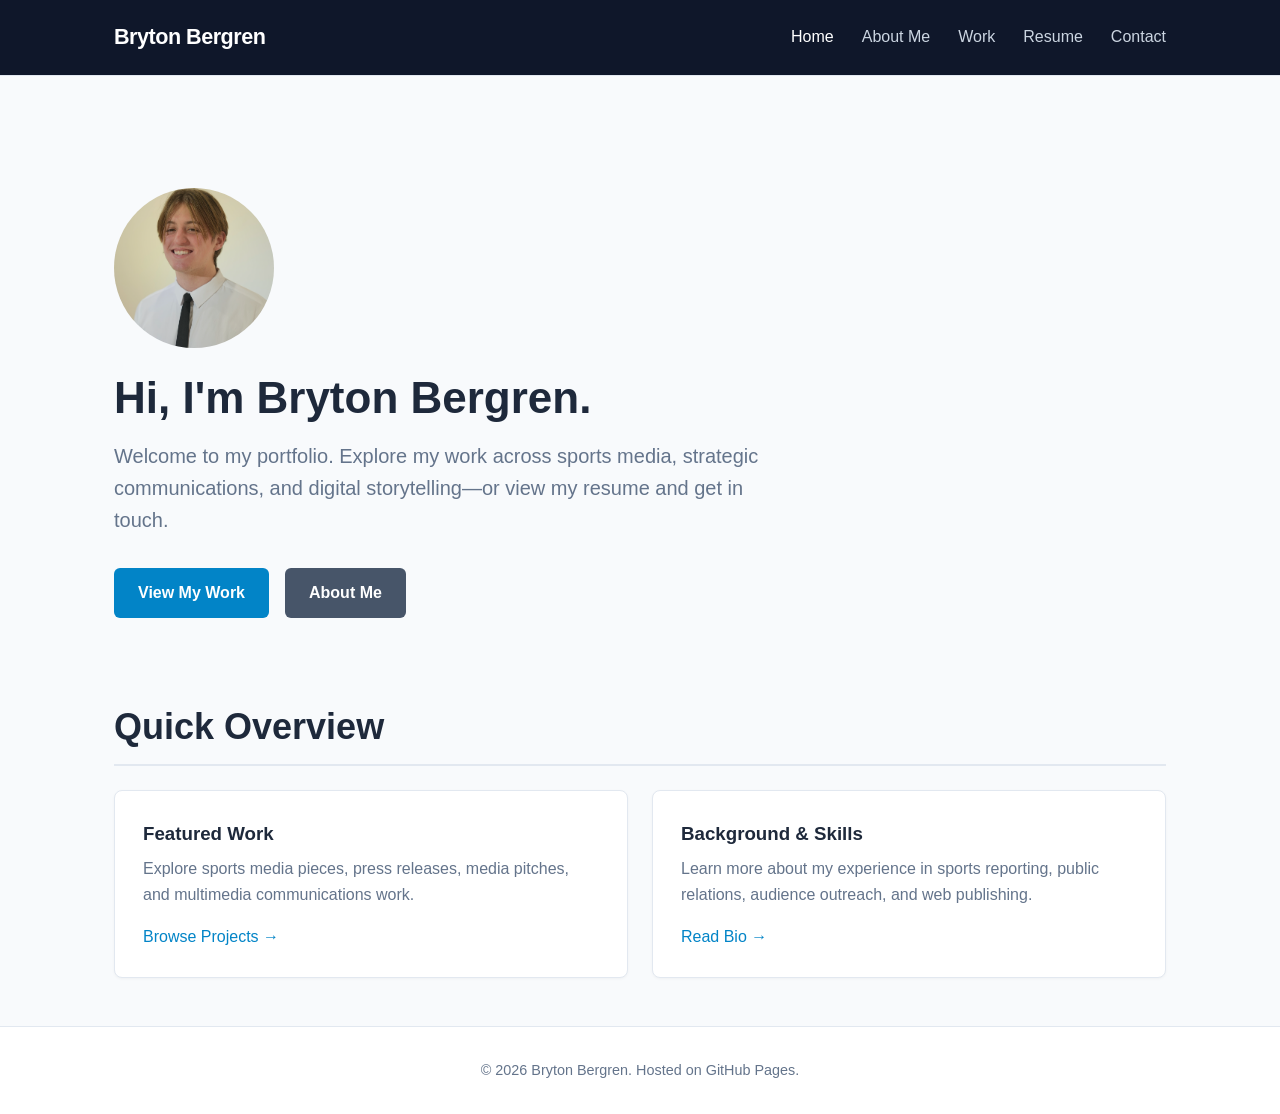
<file: index.html>
<!DOCTYPE html>
<html lang="en">
<head>
  <meta charset="UTF-8">
  <meta name="viewport" content="width=device-width, initial-scale=1.0">
  <title>Bryton Bergren | Portfolio</title>
  <link rel="stylesheet" href="style.css">
  <script src="nav.js" defer></script>
</head>
<body>

  <main>
    <section style="padding: 4rem 0 2rem;">
      <div style="margin-bottom: 1.5rem;">
        <img src="Snip20261123_73.png" alt="" width="160" height="160" style="border-radius: 50%; object-fit: cover; display: block;">
      </div>
      <h1 style="font-size: 2.75rem; margin-bottom: 1rem; line-height: 1.2;">Hi, I'm Bryton Bergren.</h1>
      <p style="font-size: 1.25rem; color: #64748b; max-width: 680px; margin-bottom: 2rem;">
        Welcome to my portfolio. Explore my work across sports media, strategic communications, and digital storytelling—or view my resume and get in touch.
      </p>
      <div style="display: flex; gap: 1rem; flex-wrap: wrap;">
        <a href="work.html" class="btn">View My Work</a>
        <a href="about.html" class="btn" style="background-color: #475569;">About Me</a>
      </div>
    </section>

    <section style="margin-top: 3rem;">
      <h2 class="page-title">Quick Overview</h2>
      <div class="grid-2">
        <div class="card">
          <h3>Featured Work</h3>
          <p style="margin: 0.5rem 0 1rem; color: #64748b;">Explore sports media pieces, press releases, media pitches, and multimedia communications work.</p>
          <a href="work.html">Browse Projects &rarr;</a>
        </div>
        <div class="card">
          <h3>Background & Skills</h3>
          <p style="margin: 0.5rem 0 1rem; color: #64748b;">Learn more about my experience in sports reporting, public relations, audience outreach, and web publishing.</p>
          <a href="about.html">Read Bio &rarr;</a>
        </div>
      </div>
    </section>
  </main>

  <footer>
    <p>&copy; 2026 Bryton Bergren. Hosted on GitHub Pages.</p>
  </footer>

</body>
</html>
</file>
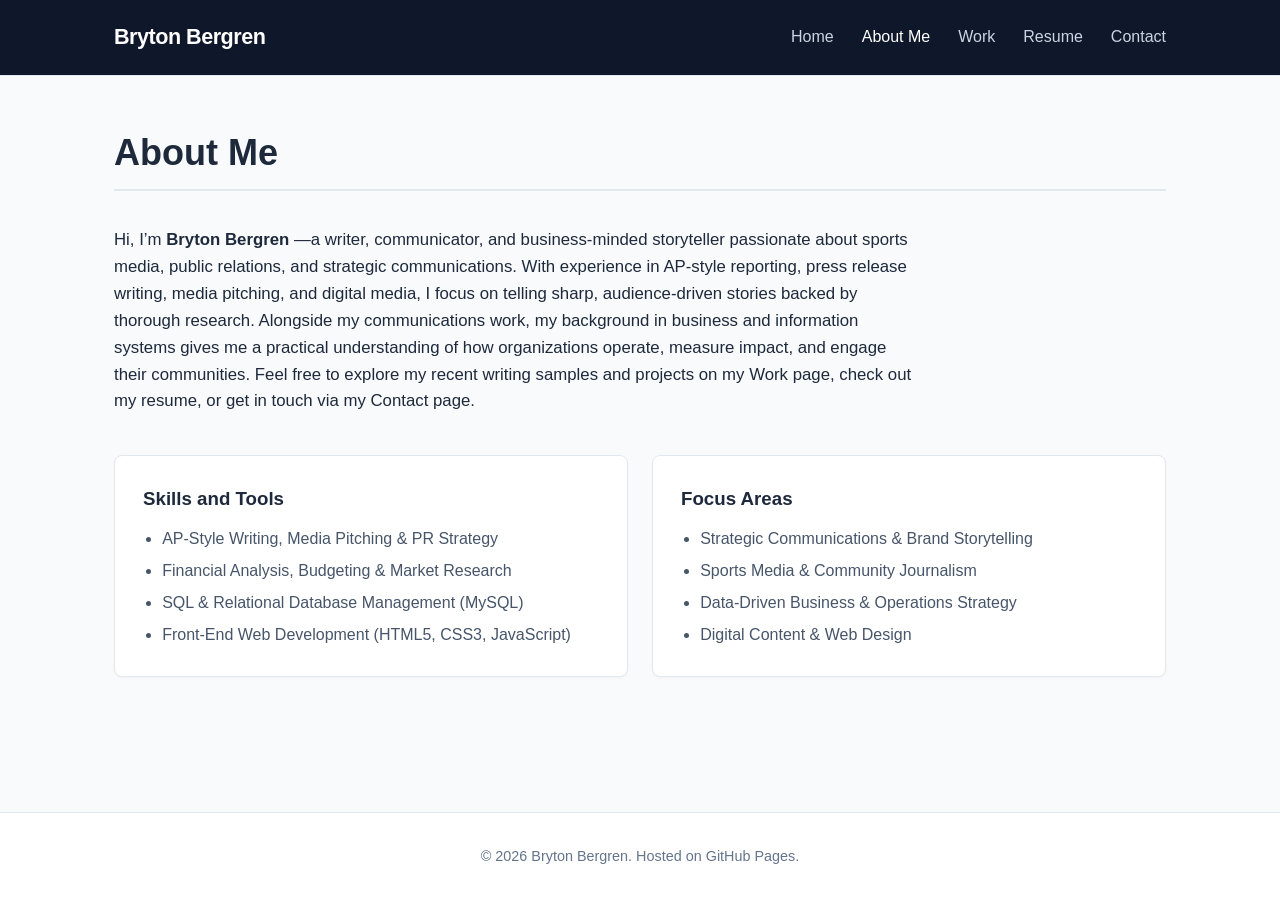
<file: about.html>
<!DOCTYPE html>
<html lang="en">
<head>
  <meta charset="UTF-8">
  <meta name="viewport" content="width=device-width, initial-scale=1.0">
  <title>About Me | Bryton Bergren</title>
  <link rel="stylesheet" href="style.css">
  <script src="nav.js" defer></script>
</head>
<body>

  <main>
    <h1 class="page-title">About Me</h1>
    
    <div style="max-width: 800px; display: flex; flex-direction: column; gap: 1.25rem; font-size: 1.05rem;">
      <p>
      </p>
      <p>
Hi, I’m <strong>Bryton Bergren</strong> —a writer, communicator, and business-minded storyteller passionate about sports media, public relations, and strategic communications.

With experience in AP-style reporting, press release writing, media pitching, and digital media, I focus on telling sharp, audience-driven stories backed by thorough research. Alongside my communications work, my background in business and information systems gives me a practical understanding of how organizations operate, measure impact, and engage their communities.

Feel free to explore my recent writing samples and projects on my Work page, check out my resume, or get in touch via my Contact page.
      </p>
    </div>

    <div class="grid-2" style="margin-top: 2.5rem;">
      <div class="card">
        <h3>Skills and Tools</h3>
        <ul style="margin-top: 0.75rem; padding-left: 1.2rem; color: #475569; display: flex; flex-direction: column; gap: 0.4rem;">
          <li>AP-Style Writing, Media Pitching & PR Strategy</li>
          <li>Financial Analysis, Budgeting & Market Research</li>
          <li>SQL & Relational Database Management (MySQL)</li>
          <li>Front-End Web Development (HTML5, CSS3, JavaScript)</li>
        </ul>
      </div>
      <div class="card">
        <h3>Focus Areas</h3>
        <ul style="margin-top: 0.75rem; padding-left: 1.2rem; color: #475569; display: flex; flex-direction: column; gap: 0.4rem;">
          <li>Strategic Communications & Brand Storytelling</li>
          <li>Sports Media & Community Journalism</li>
          <li>Data-Driven Business & Operations Strategy</li>
          <li>Digital Content & Web Design</li>
        </ul>
      </div>
    </div>
  </main>

  <footer>
    <p>&copy; 2026 Bryton Bergren. Hosted on GitHub Pages.</p>
  </footer>

</body>
</html>
</file>
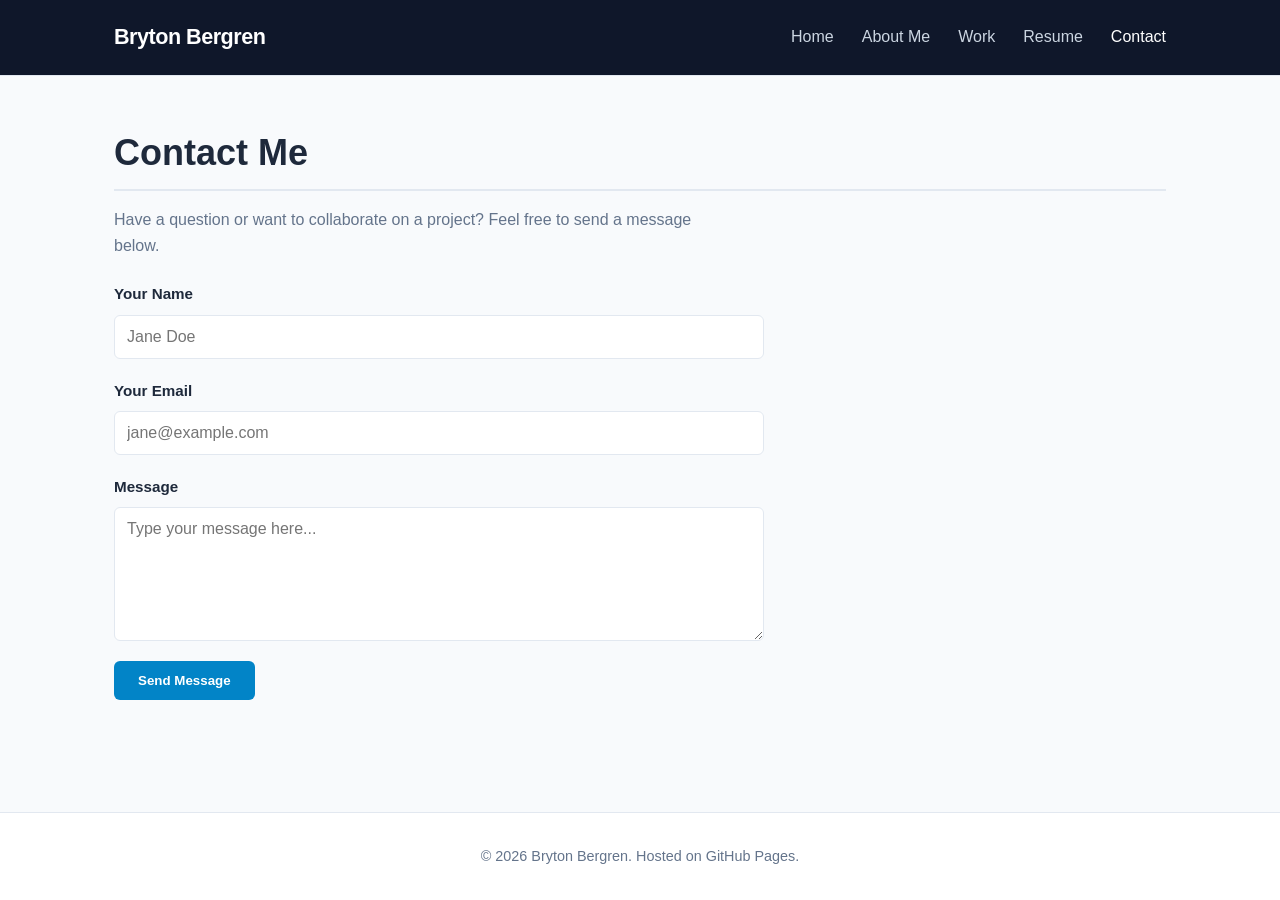
<file: contact.html>
<!DOCTYPE html>
<html lang="en">
<head>
  <meta charset="UTF-8">
  <meta name="viewport" content="width=device-width, initial-scale=1.0">
  <title>Contact | Bryton Bergren</title>
  <link rel="stylesheet" href="style.css">
  <script src="nav.js" defer></script>
</head>
<body>

  <main>
    <h1 class="page-title">Contact Me</h1>
    <p style="color: #64748b; max-width: 600px;">
      Have a question or want to collaborate on a project? Feel free to send a message below.
    </p>

    <form class="contact-form" action="https://formspree.io/f/your-form-id" method="POST">
      <div class="form-group">
        <label for="name">Your Name</label>
        <input type="text" id="name" name="name" required placeholder="Jane Doe">
      </div>
      <div class="form-group">
        <label for="email">Your Email</label>
        <input type="email" id="email" name="email" required placeholder="jane@example.com">
      </div>
      <div class="form-group">
        <label for="message">Message</label>
        <textarea id="message" name="message" rows="6" required placeholder="Type your message here..."></textarea>
      </div>
      <button type="submit" class="btn" style="border:none; cursor:pointer; align-self: flex-start;">Send Message</button>
    </form>
  </main>

  <footer>
    <p>&copy; 2026 Bryton Bergren. Hosted on GitHub Pages.</p>
  </footer>

</body>
</html>
</file>
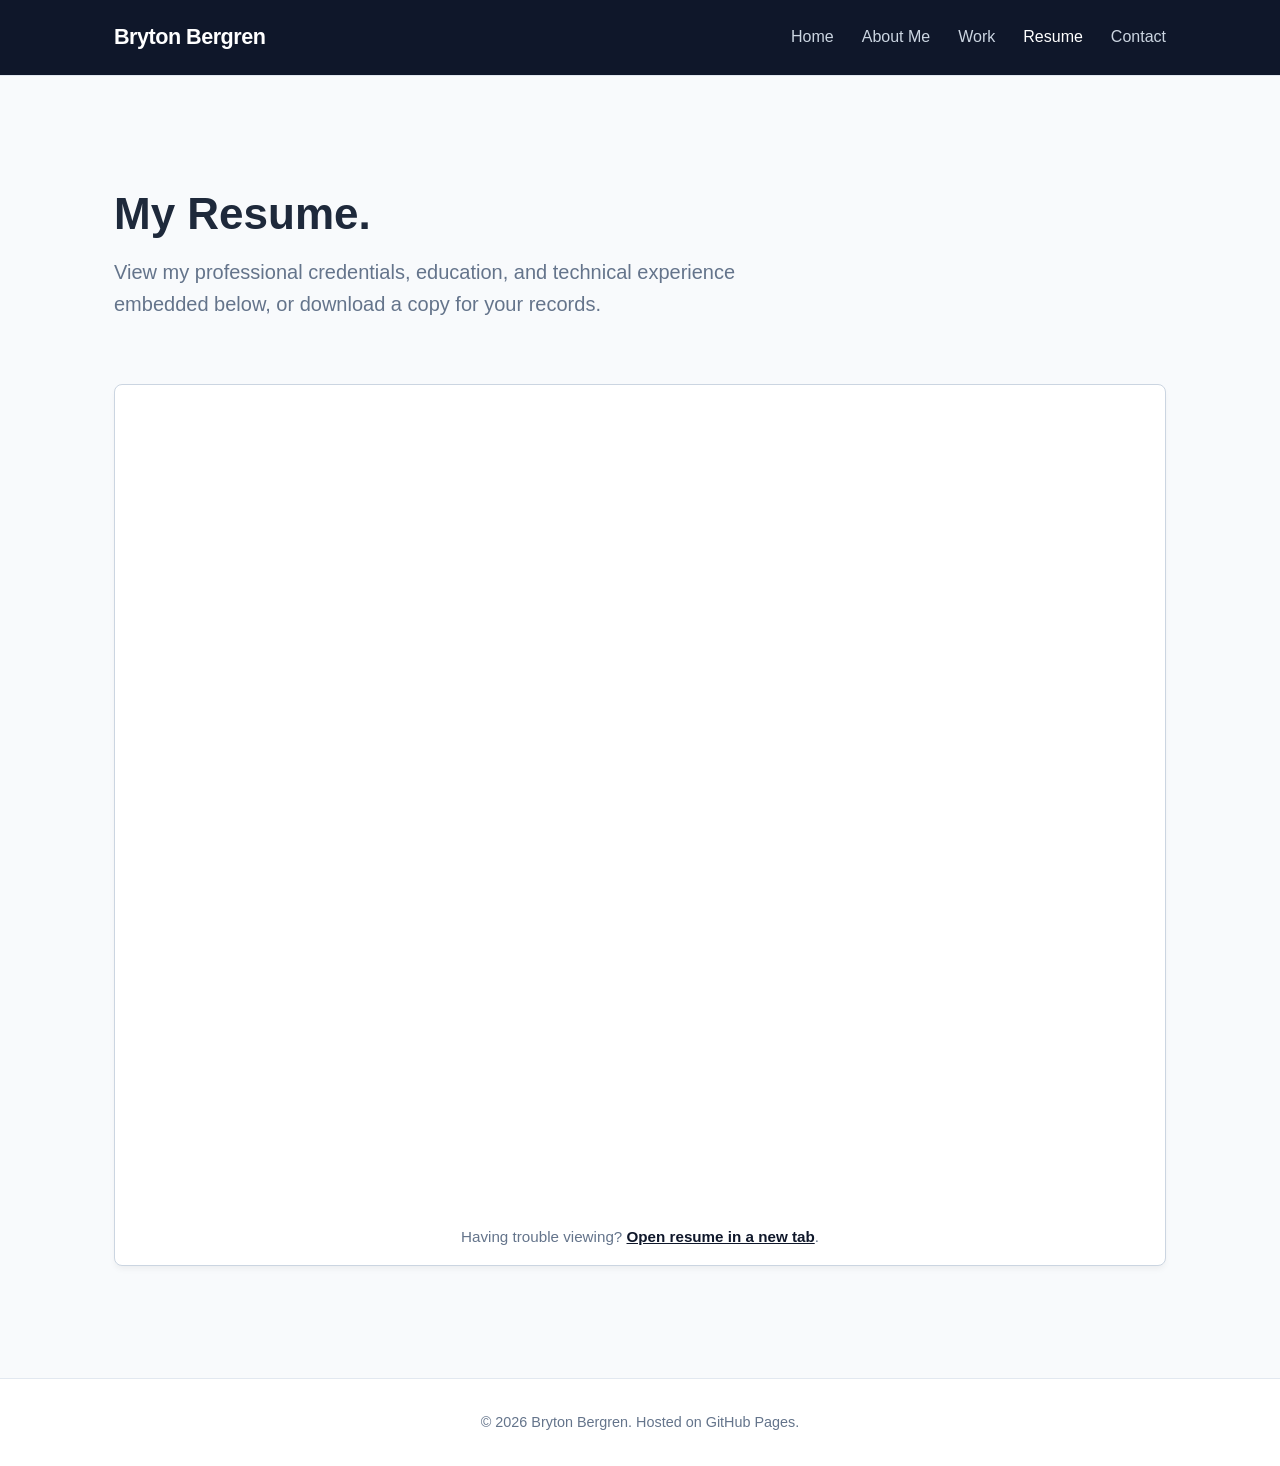
<file: resume.html>
<!DOCTYPE html>
<html lang="en">
<head>
  <meta charset="UTF-8">
  <meta name="viewport" content="width=device-width, initial-scale=1.0">
  <title>Resume | Bryton Bergren</title>
  <link rel="stylesheet" href="style.css">
  <script src="nav.js" defer></script>
</head>
<body>

  <main>
    <section style="padding: 4rem 0 2rem;">
      <h1 style="font-size: 2.75rem; margin-bottom: 1rem; line-height: 1.2;">My Resume.</h1>
      <p style="font-size: 1.25rem; color: #64748b; max-width: 680px; margin-bottom: 2rem;">
        View my professional credentials, education, and technical experience embedded below, or download a copy for your records.
      </p>
    </section>

    <!-- RESUME EMBED SECTION -->
    <section style="margin-bottom: 4rem;">
      <div style="background: #ffffff; border: 1px solid #cbd5e1; border-radius: 8px; padding: 1rem; box-shadow: 0 4px 6px -1px rgba(0, 0, 0, 0.05);">
        
        <!-- 
          INSTRUCTIONS: 
          Replace the src="..." link below with your actual hosted resume file path (e.g., "resume.pdf").
        -->
        <iframe 
          src="Resume 2-4-2025.pdf" 
          style="width: 100%; height: 800px; border: none; border-radius: 4px;" 
          title="Bryton Bergren Resume"
        ></iframe>

        <div style="margin-top: 1rem; text-align: center; font-size: 0.95rem; color: #64748b;">
          Having trouble viewing? <a href="Resume 2-4-2025.pdf" target="_blank" style="color: #0f172a; font-weight: bold; text-decoration: underline;">Open resume in a new tab</a>.
        </div>

      </div>
    </section>
  </main>

  <footer>
    <p>&copy; 2026 Bryton Bergren. Hosted on GitHub Pages.</p>
  </footer>

</body>
</html>
</file>
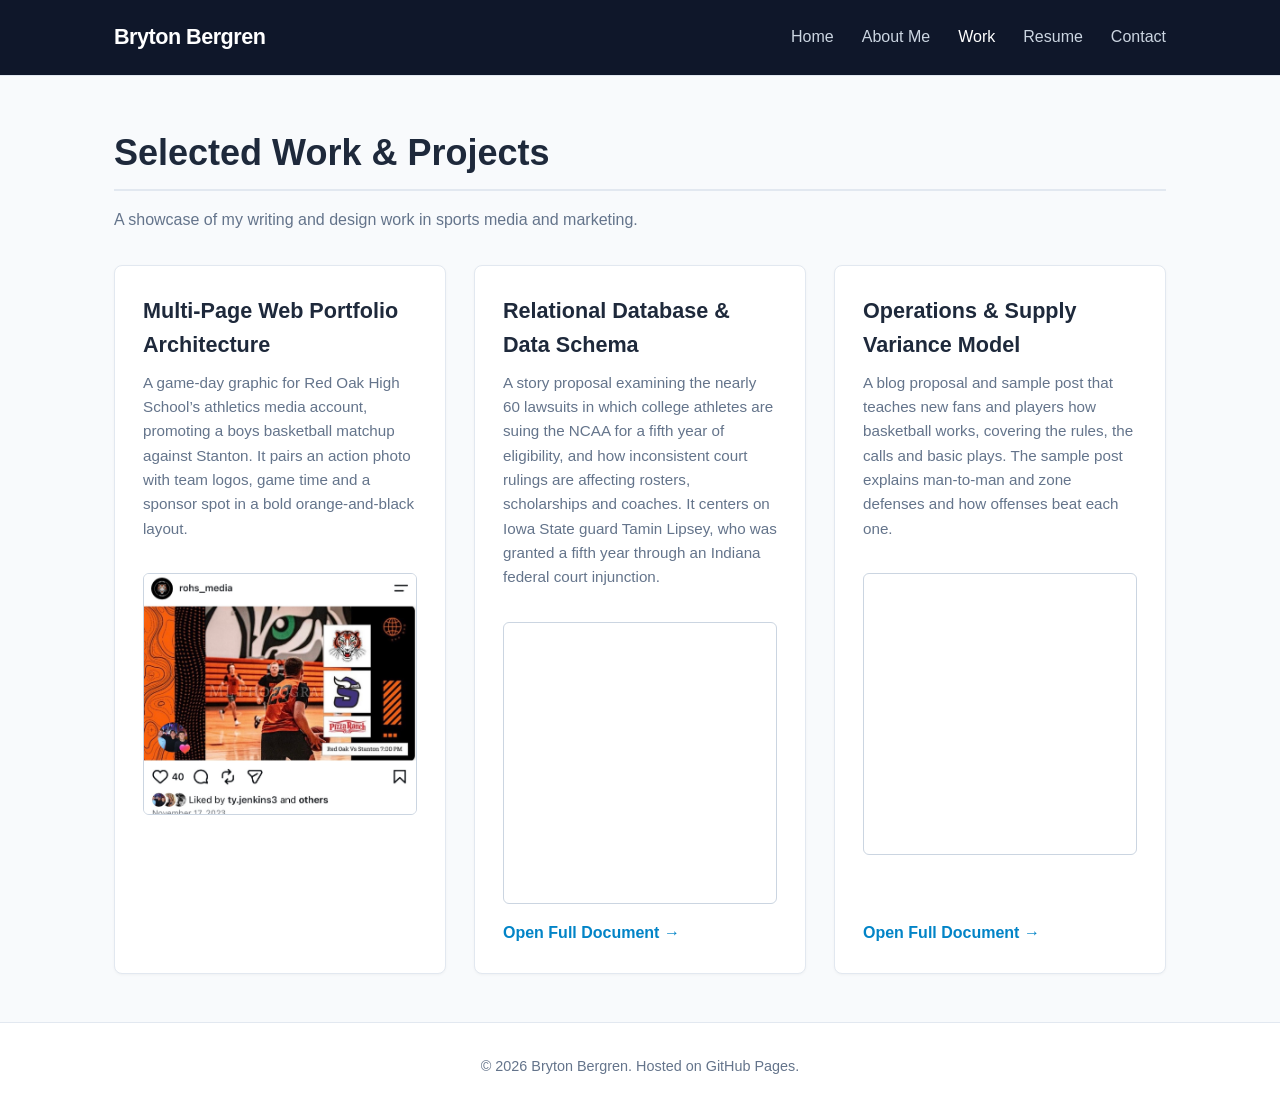
<file: work.html>
<!DOCTYPE html>
<html lang="en">
<head>
  <meta charset="UTF-8">
  <meta name="viewport" content="width=device-width, initial-scale=1.0">
  <title>Work | Bryton Bergren</title>
  <link rel="stylesheet" href="style.css">
  <script src="nav.js" defer></script>
  <style>
    .work-grid {
      display: grid;
      grid-template-columns: repeat(auto-fit, minmax(320px, 1fr));
      gap: 1.75rem;
      margin-top: 2rem;
    }

    .project-card {
      background-color: var(--card-bg);
      border: 1px solid var(--border-color);
      border-radius: 8px;
      padding: 1.75rem;
      display: flex;
      flex-direction: column;
      justify-content: space-between;
      box-shadow: 0 1px 3px rgba(0, 0, 0, 0.04);
      transition: transform 0.2s ease, box-shadow 0.2s ease;
    }

    .project-card:hover {
      transform: translateY(-2px);
      box-shadow: 0 4px 12px rgba(0, 0, 0, 0.08);
    }

    .tags {
      display: flex;
      gap: 0.5rem;
      flex-wrap: wrap;
      margin: 1rem 0;
    }

    .tag {
      background-color: #f1f5f9;
      color: #475569;
      font-size: 0.85rem;
      font-weight: 500;
      padding: 0.25rem 0.6rem;
      border-radius: 4px;
    }

    /* Embedded Media Containers */
    .project-preview {
      width: 100%;
      border-radius: 6px;
      margin-top: 1rem;
      overflow: hidden;
      border: 1px solid #cbd5e1;
    }

    .project-preview img {
      width: 100%;
      height: 240px;
      object-fit: cover;
      display: block;
    }

    .project-preview iframe {
      width: 100%;
      height: 280px;
      border: none;
      display: block;
    }
  </style>
</head>
<body>

  <main>
    <h1 class="page-title">Selected Work & Projects</h1>
    <p style="color: #64748b; max-width: 700px;">
      A showcase of my writing and design work in sports media and marketing.
    </p>

    <div class="work-grid">

      <!-- Project 1: Featured Image -->
      <article class="project-card">
        <div>
          <h2 style="font-size: 1.35rem; margin-bottom: 0.5rem;">Multi-Page Web Portfolio Architecture</h2>
          <p style="color: #64748b; font-size: 0.95rem;">
A game-day graphic for Red Oak High School’s athletics media account, promoting a boys basketball matchup against Stanton. It pairs an action photo with team logos, game time and a sponsor spot in a bold orange-and-black layout.
          </p>
          <div class="tags">
          </div>

          <!-- EMBEDDED IMAGE -->
          <div class="project-preview">
            <img src="IMG_6549.jpeg" alt="Multi-Page Web Portfolio Architecture Screenshot">
          </div>
        </div>
      </article>

      <!-- Project 2: Document 1 -->
      <article class="project-card">
        <div>
          <h2 style="font-size: 1.35rem; margin-bottom: 0.5rem;">Relational Database & Data Schema</h2>
          <p style="color: #64748b; font-size: 0.95rem;">
A story proposal examining the nearly 60 lawsuits in which college athletes are suing the NCAA for a fifth year of eligibility, and how inconsistent court rulings are affecting rosters, scholarships and coaches. It centers on Iowa State guard Tamin Lipsey, who was granted a fifth year through an Indiana federal court injunction.
          </p>
          <div class="tags">
          </div>

          <!-- EMBEDDED DOCUMENT 1 -->
          <div class="project-preview">
            <iframe src="Memo.pdf" title="Relational Database Case Study Document"></iframe>
          </div>
        </div>
        <a href="Memo.pdf" target="_blank" style="font-weight: 600; margin-top: 1rem; display: inline-block;">Open Full Document &rarr;</a>
      </article>

      <!-- Project 3: Document 2 -->
      <article class="project-card">
        <div>
          <h2 style="font-size: 1.35rem; margin-bottom: 0.5rem;">Operations & Supply Variance Model</h2>
          <p style="color: #64748b; font-size: 0.95rem;">
A blog proposal and sample post that teaches new fans and players how basketball works, covering the rules, the calls and basic plays. The sample post explains man-to-man and zone defenses and how offenses beat each one.
          </p>
          <div class="tags">
          </div>

          <!-- EMBEDDED DOCUMENT 2 -->
          <div class="project-preview">
            <iframe src="Module 10 Assignment Blogging.pdf" title="Operations & Supply Variance Model Document"></iframe>
          </div>
        </div>
        <a href="Module 10 Assignment Blogging.pdf" target="_blank" style="font-weight: 600; margin-top: 1rem; display: inline-block;">Open Full Document &rarr;</a>
      </article>

    </div>
  </main>

  <footer>
    <p>&copy; 2026 Bryton Bergren. Hosted on GitHub Pages.</p>
  </footer>

</body>
</html>
</file>
<file: style.css>
/* Global Reset & Theme Variables */
:root {
  --bg-color: #f8fafc;
  --header-bg: #0f172a;       /* Dark slate header */
  --header-text: #ffffff;
  --text-color: #1e293b;
  --accent-color: #0284c7;     /* Sky blue accent */
  --accent-hover: #0369a1;
  --card-bg: #ffffff;
  --border-color: #e2e8f0;
  --font-family: -apple-system, BlinkMacSystemFont, "Segoe UI", Roboto, Oxygen, Ubuntu, Cantarell, sans-serif;
}

* {
  box-sizing: border-box;
  margin: 0;
  padding: 0;
}

body {
  background-color: var(--bg-color);
  color: var(--text-color);
  font-family: var(--font-family);
  line-height: 1.6;
  min-height: 100vh;
  display: flex;
  flex-direction: column;
}

a {
  color: var(--accent-color);
  text-decoration: none;
}

a:hover {
  text-decoration: underline;
}

/* Header & Navigation */
header {
  background-color: var(--header-bg);
  color: var(--header-text);
  border-bottom: 1px solid var(--border-color);
  position: sticky;
  top: 0;
  z-index: 100;
}

.nav-container {
  max-width: 1100px;
  margin: 0 auto;
  display: flex;
  justify-content: space-between;
  align-items: center;
  padding: 1.25rem 1.5rem;
}

.logo {
  font-size: 1.35rem;
  font-weight: 700;
  color: var(--header-text);
  letter-spacing: -0.5px;
}

.logo:hover {
  text-decoration: none;
  opacity: 0.9;
}

.nav-links {
  display: flex;
  list-style: none;
  gap: 1.75rem;
}

.nav-links a {
  color: #cbd5e1;
  font-weight: 500;
  transition: color 0.2s ease;
}

.nav-links a:hover,
.nav-links a.active {
  color: #ffffff;
  text-decoration: none;
}

/* Main Content Area */
main {
  flex: 1;
  max-width: 1100px;
  width: 100%;
  margin: 0 auto;
  padding: 3rem 1.5rem;
}

.page-title {
  font-size: 2.25rem;
  margin-bottom: 1rem;
  border-bottom: 2px solid var(--border-color);
  padding-bottom: 0.5rem;
}

.btn {
  display: inline-block;
  background-color: var(--accent-color);
  color: #ffffff;
  padding: 0.75rem 1.5rem;
  border-radius: 6px;
  font-weight: 600;
  transition: background-color 0.2s ease;
}

.btn:hover {
  background-color: var(--accent-hover);
  text-decoration: none;
}

/* Grid & Cards */
.grid-2 {
  display: grid;
  grid-template-columns: repeat(auto-fit, minmax(300px, 1fr));
  gap: 1.5rem;
  margin-top: 1.5rem;
}

.card {
  background-color: var(--card-bg);
  border: 1px solid var(--border-color);
  border-radius: 8px;
  padding: 1.75rem;
  box-shadow: 0 1px 3px rgba(0,0,0,0.04);
}

/* Contact Form */
.contact-form {
  max-width: 650px;
  display: flex;
  flex-direction: column;
  gap: 1.25rem;
  margin-top: 1.5rem;
}

.form-group {
  display: flex;
  flex-direction: column;
  gap: 0.5rem;
}

.form-group label {
  font-weight: 600;
  font-size: 0.95rem;
}

.form-group input,
.form-group textarea {
  padding: 0.75rem;
  border: 1px solid var(--border-color);
  border-radius: 6px;
  font-family: inherit;
  font-size: 1rem;
}

.form-group input:focus,
.form-group textarea:focus {
  outline: 2px solid var(--accent-color);
  border-color: transparent;
}

/* Footer */
footer {
  border-top: 1px solid var(--border-color);
  padding: 2rem 0;
  text-align: center;
  color: #64748b;
  font-size: 0.9rem;
  background-color: var(--card-bg);
  margin-top: auto;
}

@media (max-width: 600px) {
  .nav-container {
    flex-direction: column;
    gap: 1rem;
  }
}
</file>
